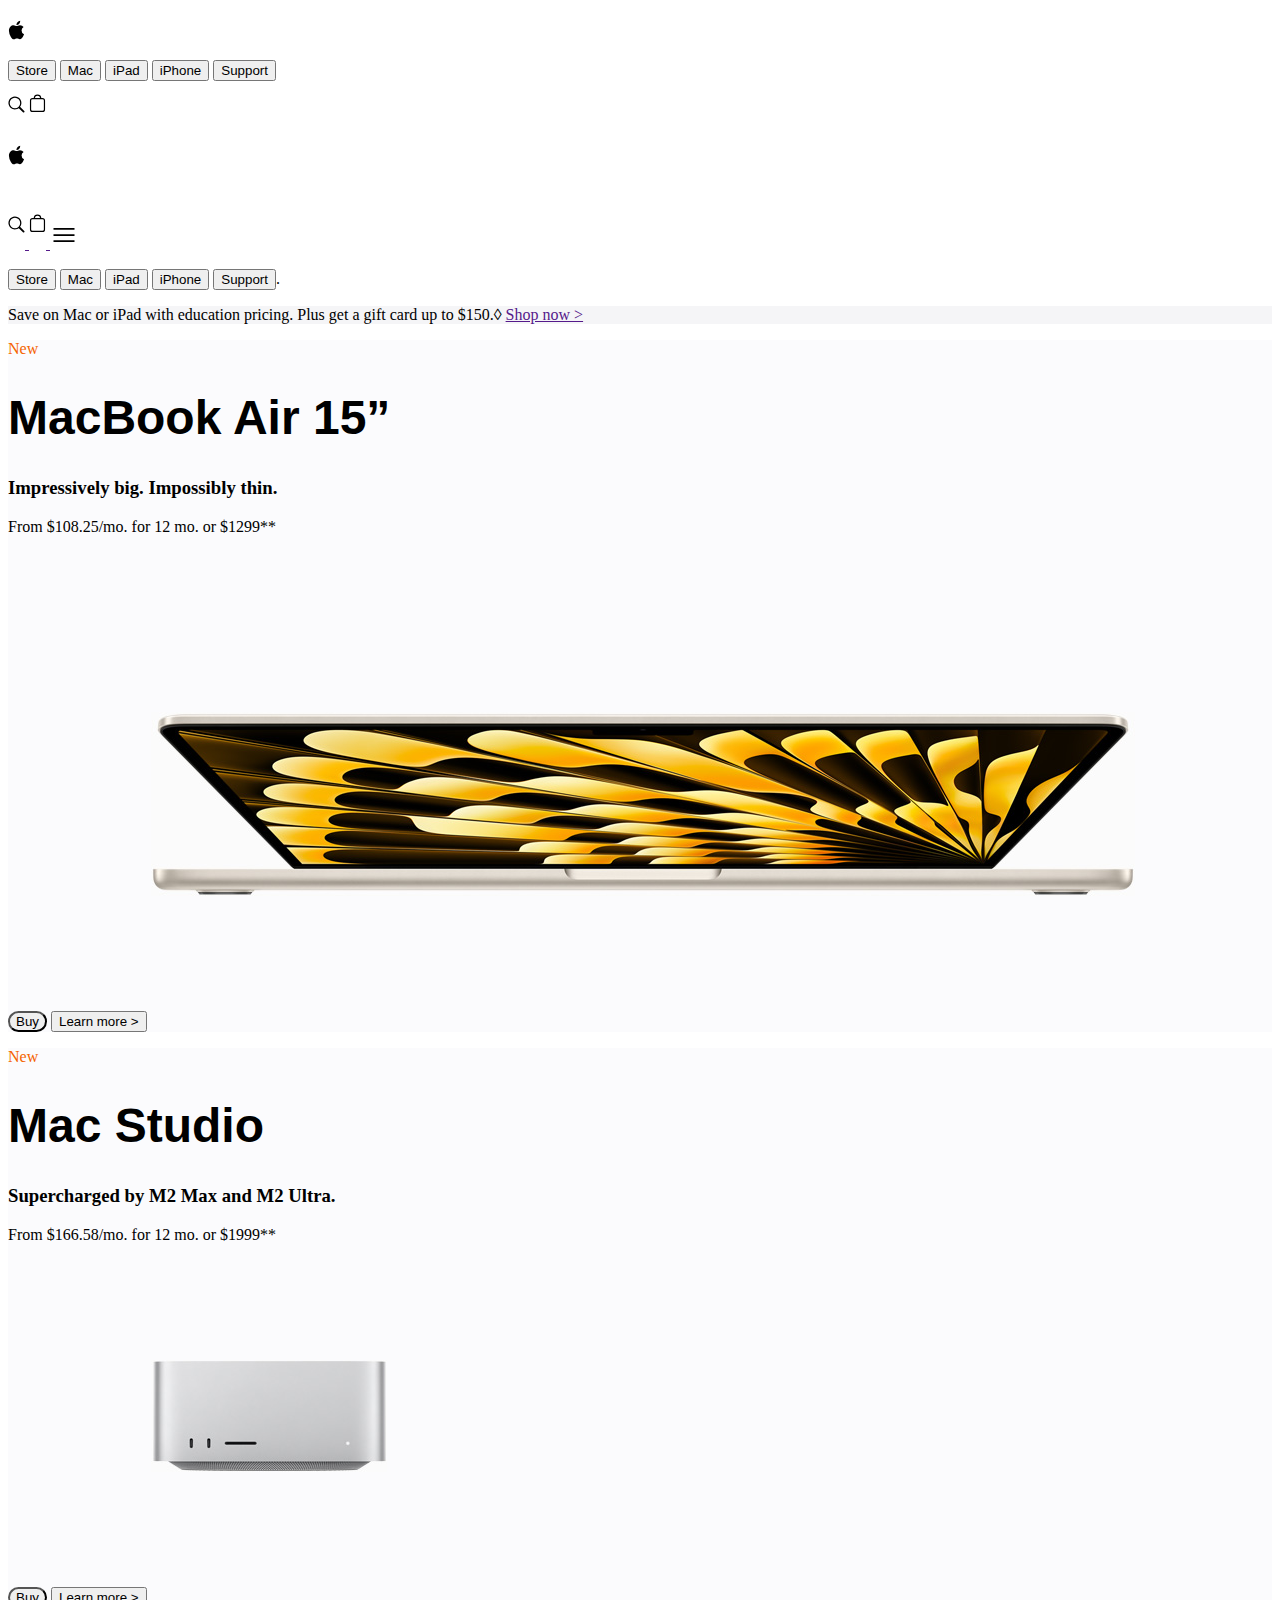
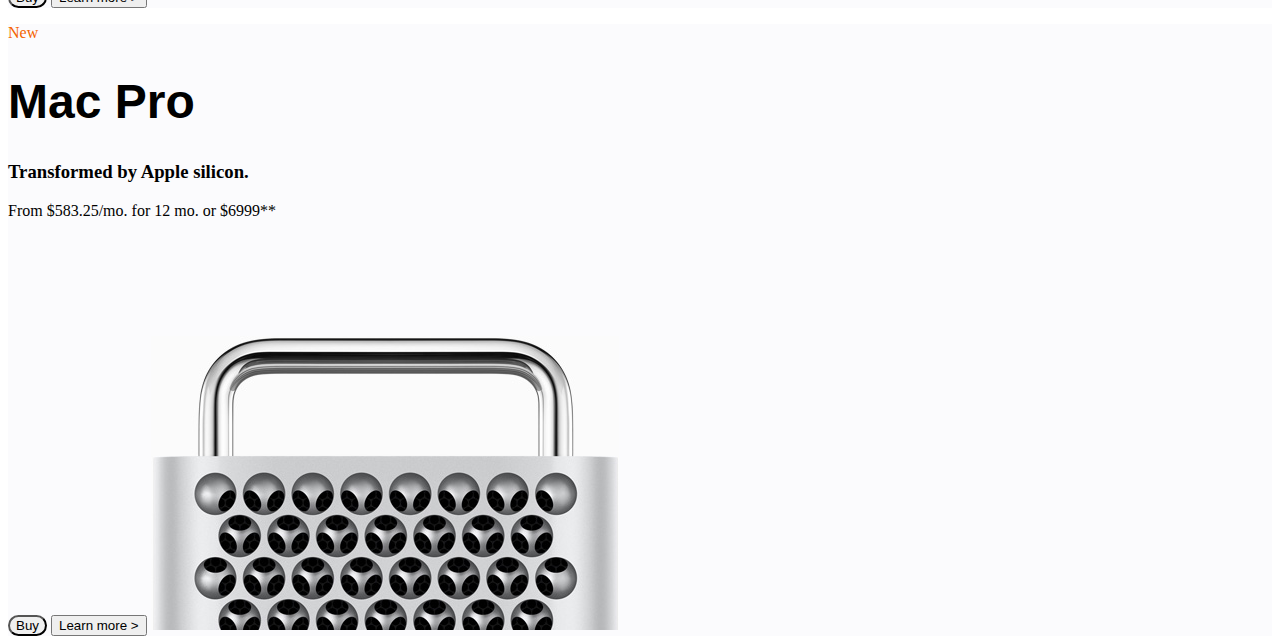
<file: Pages/Mac/index.html>
<!doctype html>
<html lang="en">

<head>
    <meta charset="utf-8">
    <meta name="viewport" content="width=device-width, initial-scale=1">
    <title>Bootstrap demo</title>
    <link href="https://cdn.jsdelivr.net/npm/bootstrap@5.3.1/dist/css/bootstrap.min.css" rel="stylesheet"
        integrity="sha384-4bw+/aepP/YC94hEpVNVgiZdgIC5+VKNBQNGCHeKRQN+PtmoHDEXuppvnDJzQIu9" crossorigin="anonymous">
    <link rel="stylesheet" href="styles.css">
</head>

<body>
    <!-- navbars  -->
    <div class="container-fluid position-sticky top-0 z-2 " style="background-color: #ffffff;">
        <!-- large navbar  -->
        <div class="row justify-content-center   d-none d-lg-flex ">
            <!-- logo -->
            <div class="col-5 col-lg-1 text-end">
                <a href="../../index.html">
                    <svg height="48" viewBox="0 0 17 48" width="17" xmlns="http://www.w3.org/2000/svg">
                        <path
                            d="m15.5752 19.0792a4.2055 4.2055 0 0 0 -2.01 3.5376 4.0931 4.0931 0 0 0 2.4908 3.7542 9.7779 9.7779 0 0 1 -1.2755 2.6351c-.7941 1.1431-1.6244 2.2862-2.8878 2.2862s-1.5883-.734-3.0443-.734c-1.42 0-1.9252.7581-3.08.7581s-1.9611-1.0589-2.8876-2.3584a11.3987 11.3987 0 0 1 -1.9373-6.1487c0-3.61 2.3464-5.523 4.6566-5.523 1.2274 0 2.25.8062 3.02.8062.734 0 1.8771-.8543 3.2729-.8543a4.3778 4.3778 0 0 1 3.6822 1.841zm-6.8586-2.0456a1.3865 1.3865 0 0 1 -.2527-.024 1.6557 1.6557 0 0 1 -.0361-.337 4.0341 4.0341 0 0 1 1.0228-2.5148 4.1571 4.1571 0 0 1 2.7314-1.4078 1.7815 1.7815 0 0 1 .0361.373 4.1487 4.1487 0 0 1 -.9867 2.587 3.6039 3.6039 0 0 1 -2.5148 1.3236z">
                        </path>
                    </svg>
                </a>
            </div>

            <!-- navs  -->
            <div class="col-5 text-center my-auto">
                <a href=""><button class="btn">Store</button></a>
                <a href="index.html"><button class="btn">Mac</button></a>
                <a href=""><button class="btn">iPad</button></a>
                <a href=""><button class="btn">iPhone</button></a>
                <a href=""><button class="btn">Support</button></a>
            </div>

            <!-- cta  -->
            <div class="col-1 ">
                <svg class="me-2" height="48" viewBox="0 0 17 48" width="17" xmlns="http://www.w3.org/2000/svg">
                    <path
                        d="m16.2294 29.9556-4.1755-4.0821a6.4711 6.4711 0 1 0 -1.2839 1.2625l4.2005 4.1066a.9.9 0 1 0 1.2588-1.287zm-14.5294-8.0017a5.2455 5.2455 0 1 1 5.2455 5.2527 5.2549 5.2549 0 0 1 -5.2455-5.2527z">
                    </path>
                </svg>
                <svg height="48" viewBox="0 0 17 48" width="17" xmlns="http://www.w3.org/2000/svg">
                    <path
                        d="m13.4575 16.9268h-1.1353a3.8394 3.8394 0 0 0 -7.6444 0h-1.1353a2.6032 2.6032 0 0 0 -2.6 2.6v8.9232a2.6032 2.6032 0 0 0 2.6 2.6h9.915a2.6032 2.6032 0 0 0 2.6-2.6v-8.9231a2.6032 2.6032 0 0 0 -2.6-2.6001zm-4.9575-2.2768a2.658 2.658 0 0 1 2.6221 2.2764h-5.2442a2.658 2.658 0 0 1 2.6221-2.2764zm6.3574 13.8a1.4014 1.4014 0 0 1 -1.4 1.4h-9.9149a1.4014 1.4014 0 0 1 -1.4-1.4v-8.9231a1.4014 1.4014 0 0 1 1.4-1.4h9.915a1.4014 1.4014 0 0 1 1.4 1.4z">
                    </path>
                </svg>
            </div>
        </div>

        <!-- small navbar  -->
        <div class="row justify-content-between  d-lg-none d-sm-flex">

            <!-- logo -->
            <div class="col-3 text-end my-auto ">
                <a href="../../index.html">
                    <svg height="48" viewBox="0 0 17 48" width="17" xmlns="http://www.w3.org/2000/svg">
                        <path
                            d="m15.5752 19.0792a4.2055 4.2055 0 0 0 -2.01 3.5376 4.0931 4.0931 0 0 0 2.4908 3.7542 9.7779 9.7779 0 0 1 -1.2755 2.6351c-.7941 1.1431-1.6244 2.2862-2.8878 2.2862s-1.5883-.734-3.0443-.734c-1.42 0-1.9252.7581-3.08.7581s-1.9611-1.0589-2.8876-2.3584a11.3987 11.3987 0 0 1 -1.9373-6.1487c0-3.61 2.3464-5.523 4.6566-5.523 1.2274 0 2.25.8062 3.02.8062.734 0 1.8771-.8543 3.2729-.8543a4.3778 4.3778 0 0 1 3.6822 1.841zm-6.8586-2.0456a1.3865 1.3865 0 0 1 -.2527-.024 1.6557 1.6557 0 0 1 -.0361-.337 4.0341 4.0341 0 0 1 1.0228-2.5148 4.1571 4.1571 0 0 1 2.7314-1.4078 1.7815 1.7815 0 0 1 .0361.373 4.1487 4.1487 0 0 1 -.9867 2.587 3.6039 3.6039 0 0 1 -2.5148 1.3236z">
                        </path>
                    </svg>
                </a>
            </div>

            <!-- icons -->
            <p class="my-auto col-5 ">
                <!-- magnifying glass  -->
                <a href="" class="text-decoration-none">
                    <svg class="me-2" height="48" viewBox="0 0 17 48" width="17" xmlns="http://www.w3.org/2000/svg">
                        <path
                            d="m16.2294 29.9556-4.1755-4.0821a6.4711 6.4711 0 1 0 -1.2839 1.2625l4.2005 4.1066a.9.9 0 1 0 1.2588-1.287zm-14.5294-8.0017a5.2455 5.2455 0 1 1 5.2455 5.2527 5.2549 5.2549 0 0 1 -5.2455-5.2527z">
                        </path>
                    </svg>
                </a>
                <!-- bag  -->
                <a class="text-decoration-none" href="">
                    <svg height="48" viewBox="0 0 17 48" width="17" xmlns="http://www.w3.org/2000/svg">
                        <path
                            d="m13.4575 16.9268h-1.1353a3.8394 3.8394 0 0 0 -7.6444 0h-1.1353a2.6032 2.6032 0 0 0 -2.6 2.6v8.9232a2.6032 2.6032 0 0 0 2.6 2.6h9.915a2.6032 2.6032 0 0 0 2.6-2.6v-8.9231a2.6032 2.6032 0 0 0 -2.6-2.6001zm-4.9575-2.2768a2.658 2.658 0 0 1 2.6221 2.2764h-5.2442a2.658 2.658 0 0 1 2.6221-2.2764zm6.3574 13.8a1.4014 1.4014 0 0 1 -1.4 1.4h-9.9149a1.4014 1.4014 0 0 1 -1.4-1.4v-8.9231a1.4014 1.4014 0 0 1 1.4-1.4h9.915a1.4014 1.4014 0 0 1 1.4 1.4z">
                        </path>
                    </svg>
                </a>
                <!-- menu icon -->
                <a class="btn " data-bs-toggle="collapse" href="#collapseExample" role="button" aria-expanded="false"
                    aria-controls="collapseExample">
                    <svg xmlns="http://www.w3.org/2000/svg" height="28" viewBox="0 -960 960 960" width="28">
                        <path d="M120-240v-60h720v60H120Zm0-210v-60h720v60H120Zm0-210v-60h720v60H120Z" />
                    </svg>
                </a>
            </p>
            <div class="collapse" id="collapseExample">
                <div class=" text-center ">
                    <a href="" class="text-decoration-none"><button
                            class="btn d-block fs-4 fw-semibold ">Store</button></a>
                    <a href="index.html" class="text-decoration-none"><button
                            class="btn d-block fs-4 fw-semibold ">Mac</button></a>
                    <a href="" class="text-decoration-none"><button
                            class="btn d-block fs-4 fw-semibold ">iPad</button></a>
                    <a href="" class="text-decoration-none"><button
                            class="btn d-block fs-4 fw-semibold ">iPhone</button></a>
                    <a href="" class="text-decoration-none"><button
                            class="btn d-block fs-4 fw-semibold ">Support</button></a>.
                </div>
            </div>
        </div>
    </div>



    <!-- notification bar thing  -->
    <div class="container-fluid py-2" style="background-color: #f5f5f7;">
        <div class="container text-center ">
            <p class="my-2">Save on Mac or iPad with education pricing. Plus get a gift card up to $150.◊ <a
                    href="">Shop now ></a></p>
        </div>
    </div>

    <!-- banner thingies -->
    <div>
        <!-- MacBook air 15"  -->
        <div class="container-fluid text-center mb-2  pt-5" style="background-color: #fbfbfd;">
            <p class="fs-5 mb-0 " style="color: #f56300;">New</p>
            <h1 class="fw-bold mb-0" style="font-size: xxx-large;">MacBook Air 15”</h1>
            <h3 class="fw-semibold mb-4">Impressively big. Impossibly thin.</h3>
            <p> From $108.25/mo. for 12 mo. or $1299**</p>
            <a href=""> <button class="btn btn-primary px-3" style="border-radius: 60px"> Buy</button></a>
            <a href=""> <button class="btn"> Learn more > </button></a>
            <img class="d-block w-50 mx-auto" style="padding-top: 160px; padding-bottom: 130px;"
                src="images/macbook_air__f6z1e32o3866_large.jpg" alt="">
        </div>

        <!-- Mac Studio  -->
        <div class="container-fluid text-center my-2  pt-5" style="background-color: #fbfbfd;">
            <p class="fs-5 mb-0 " style="color: #f56300;">New</p>
            <h1 class="fw-bold mb-0" style="font-size: xxx-large;">Mac Studio</h1>
            <h3 class="fw-semibold mb-4">Supercharged by M2 Max and M2 Ultra.</h3>
            <p>From $166.58/mo. for 12 mo. or $1999**</p>
            <a href=""> <button class="btn btn-primary px-3" style="border-radius: 60px"> Buy</button></a>
            <a href=""> <button class="btn"> Learn more > </button></a>
            <img class="d-block w-25 mx-auto" style="padding-top: 100px; padding-bottom: 130px;"
                src="images/mac_studio__c2wojtx43pw2_small.jpg" alt="">
        </div>

        <!-- Mac Pro  -->
        <div class="container-fluid text-center my-2  pt-5" style="background-color: #fbfbfd;">
            <p class="fs-5 mb-0 " style="color: #f56300;">New</p>
            <h1 class="fw-bold mb-0" style="font-size: xxx-large;">Mac Pro</h1>
            <h3 class="fw-semibold mb-4">Transformed by Apple silicon.</h3>
            <p>From $583.25/mo. for 12 mo. or $6999**</p>
            <a href=""> <button class="btn btn-primary px-3" style="border-radius: 60px"> Buy</button></a>
            <a href=""> <button class="btn"> Learn more > </button></a>
            <img class="d-block w-25 mx-auto" style="padding-top: 100px;"
                src="images/mac_pro__zkewy14r84iq_medium.jpg" alt="">
        </div>
    </div>



    <script src="https://cdn.jsdelivr.net/npm/bootstrap@5.3.1/dist/js/bootstrap.bundle.min.js"
        integrity="sha384-HwwvtgBNo3bZJJLYd8oVXjrBZt8cqVSpeBNS5n7C8IVInixGAoxmnlMuBnhbgrkm"
        crossorigin="anonymous"></script>
</body>

</html>
</file>
<file: Pages/Mac/styles.css>
@font-face {
    font-family: "San Francisco";
    font-weight: 400;
    src: url("https://applesocial.s3.amazonaws.com/assets/styles/fonts/sanfrancisco/sanfranciscodisplay-regular-webfont.woff");
  }
  h1,h4{
font-family: "SF Pro Display","SF Pro Icons","Helvetica Neue","Helvetica","Arial",sans-serif;
  }
</file>
